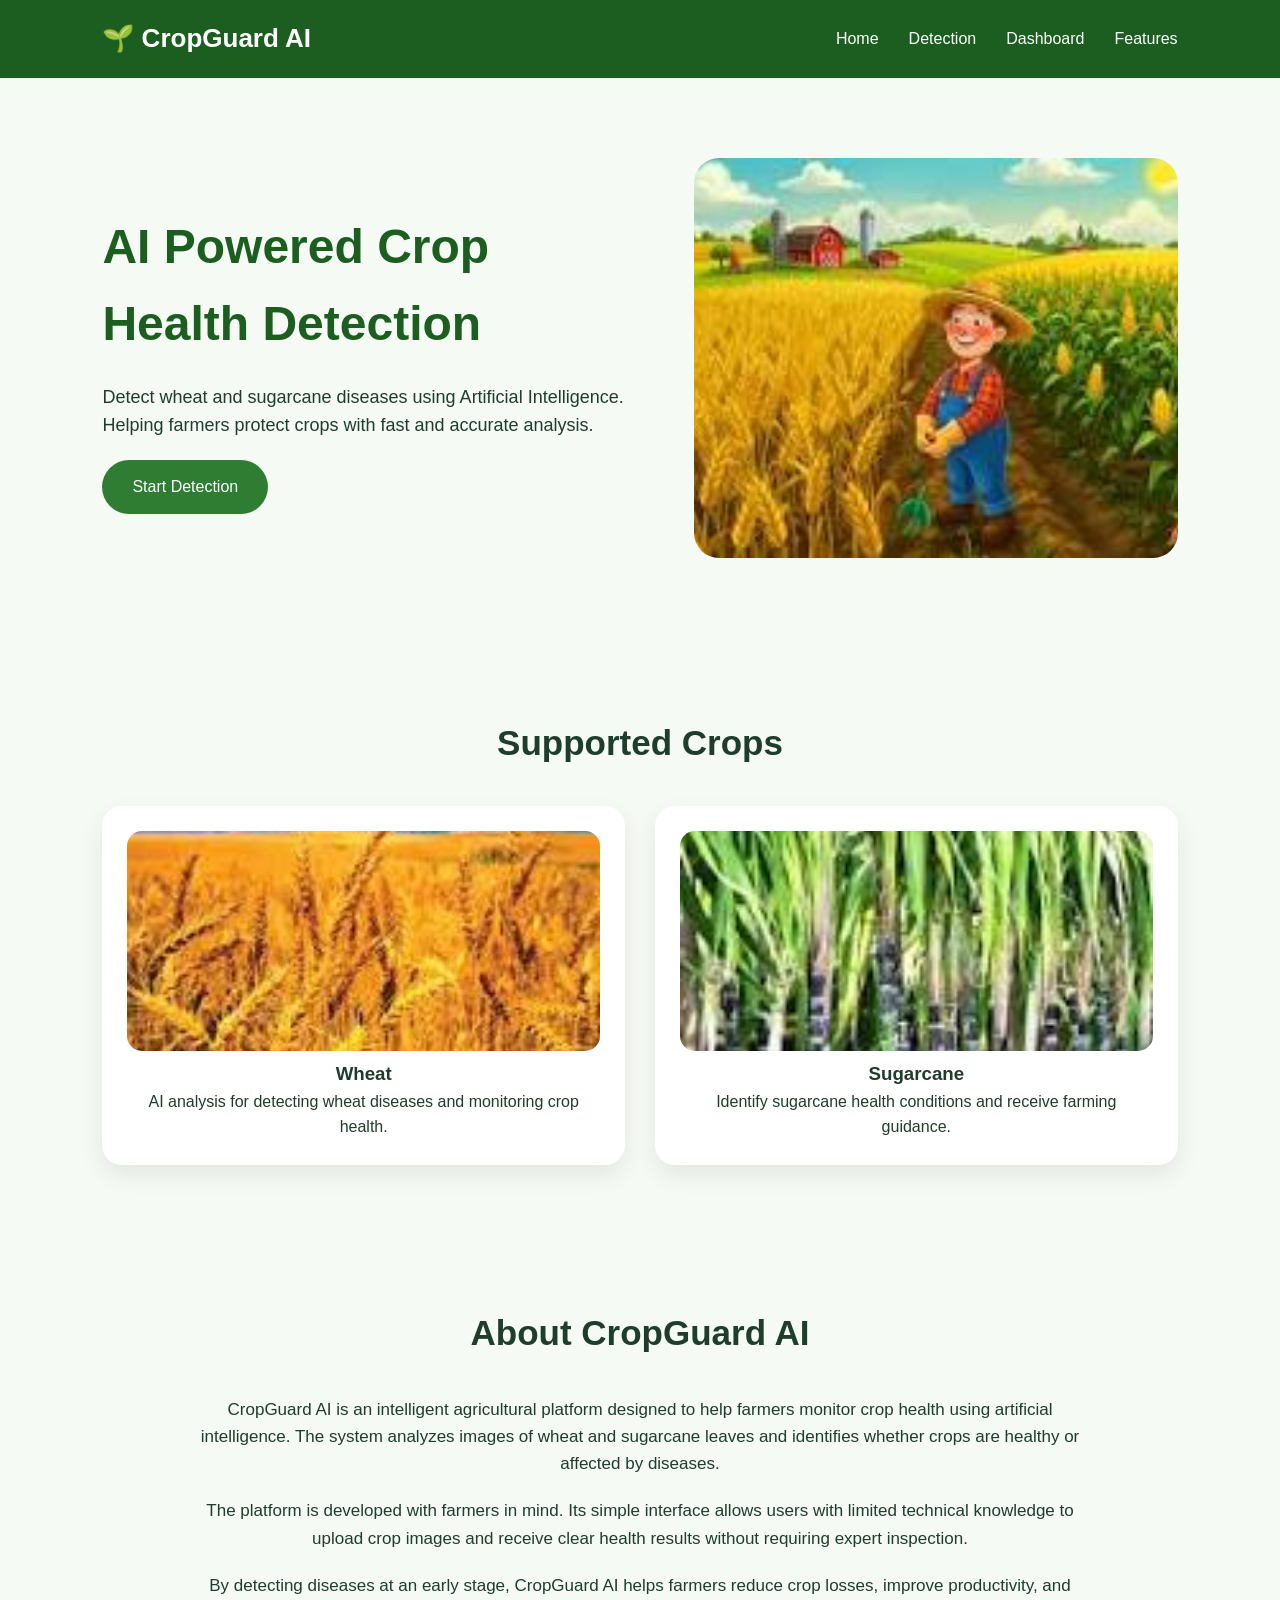
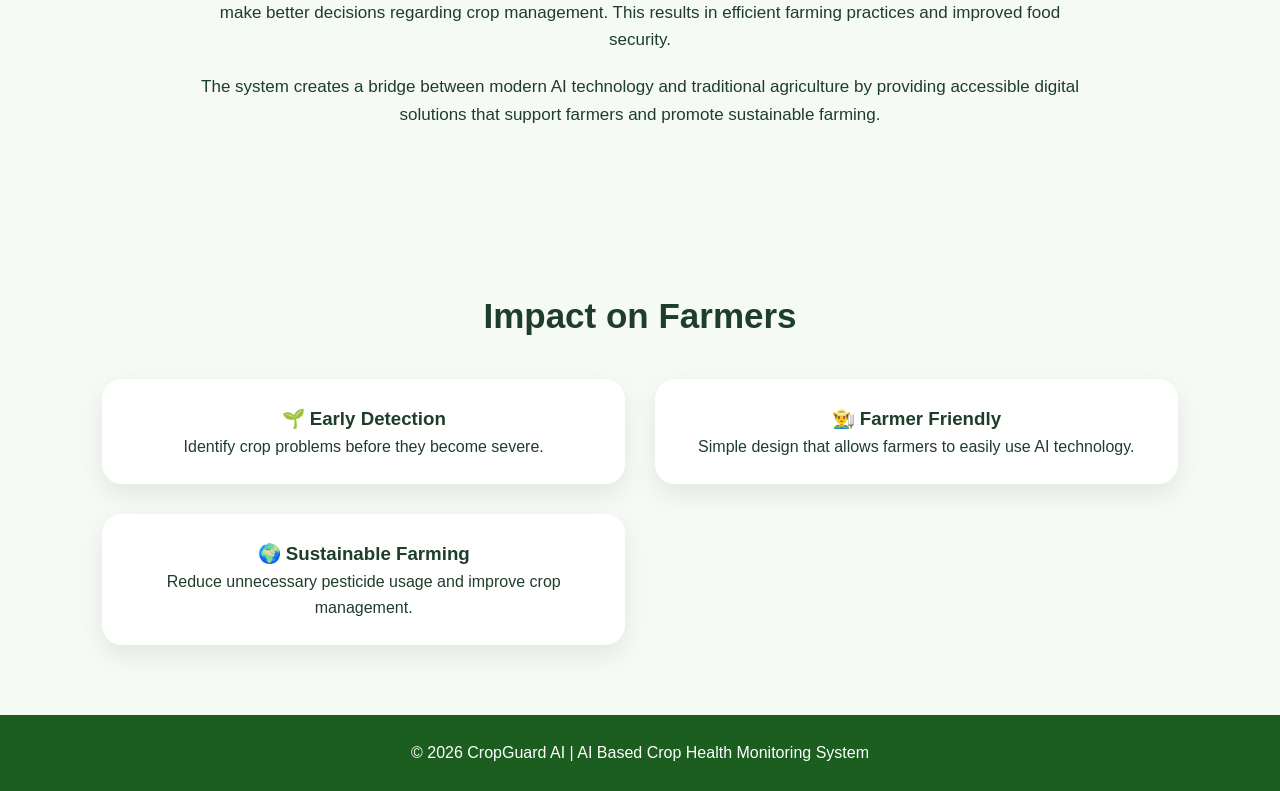
<file: Index.html>
<!DOCTYPE html>
<html lang="en">
<head>
    <meta charset="UTF-8">
    <meta name="viewport" content="width=device-width, initial-scale=1.0">
    <title>CropGuard AI | Smart Crop Health Detection</title>

    <link rel="stylesheet" href="css/style.css">
</head>

<body>

<!-- Navigation -->
<header>
    <nav class="navbar">

        <div class="logo">
            🌱 CropGuard AI
        </div>

        <ul>
            <li><a href="index.html">Home</a></li>
            <li><a href="detection.html">Detection</a></li>
            <li><a href="dashboard.html">Dashboard</a></li>
            <li><a href="features.html">Features</a></li>
        </ul>

    </nav>
</header>


<!-- Hero Section -->

<section class="hero">

    <div class="hero-content">

        <h1>
            AI Powered Crop Health Detection
        </h1>

        <p>
            Detect wheat and sugarcane diseases using Artificial Intelligence.
            Helping farmers protect crops with fast and accurate analysis.
        </p>


        <a href="detection.html" class="btn">
            Start Detection
        </a>

    </div>


    <div class="hero-image">

        <img src="assets/farmer.jpg" 
        alt="Smart Farming">

    </div>


</section>



<!-- Crop Section -->

<section class="crops">

<h2>Supported Crops</h2>


<div class="crop-container">


<div class="crop-card">

<img src="assets/wheat.jpg">

<h3>Wheat</h3>

<p>
AI analysis for detecting wheat diseases
and monitoring crop health.
</p>

</div>



<div class="crop-card">

<img src="assets/sugarcane.jpg">

<h3>Sugarcane</h3>

<p>
Identify sugarcane health conditions
and receive farming guidance.
</p>

</div>



</div>

</section>




<!-- About Section -->

<section class="about-home">


<h2>
About CropGuard AI
</h2>


<p>
CropGuard AI is an intelligent agricultural platform designed to help farmers
monitor crop health using artificial intelligence. The system analyzes images
of wheat and sugarcane leaves and identifies whether crops are healthy or
affected by diseases.
</p>


<p>
The platform is developed with farmers in mind. Its simple interface allows
users with limited technical knowledge to upload crop images and receive
clear health results without requiring expert inspection.
</p>


<p>
By detecting diseases at an early stage, CropGuard AI helps farmers reduce
crop losses, improve productivity, and make better decisions regarding crop
management. This results in efficient farming practices and improved food
security.
</p>


<p>
The system creates a bridge between modern AI technology and traditional
agriculture by providing accessible digital solutions that support farmers
and promote sustainable farming.
</p>


</section>




<!-- Impact Section -->

<section class="impact">


<h2>
Impact on Farmers
</h2>


<div class="impact-container">


<div class="impact-card">

<h3>🌱 Early Detection</h3>

<p>
Identify crop problems before they become severe.
</p>

</div>



<div class="impact-card">

<h3>👨‍🌾 Farmer Friendly</h3>

<p>
Simple design that allows farmers to easily use AI technology.
</p>

</div>



<div class="impact-card">

<h3>🌍 Sustainable Farming</h3>

<p>
Reduce unnecessary pesticide usage and improve crop management.
</p>

</div>


</div>

</section>




<!-- Footer -->

<footer>

<p>
© 2026 CropGuard AI | AI Based Crop Health Monitoring System
</p>

</footer>



<script src="js/script.js"></script>

</body>
</html>
</file>
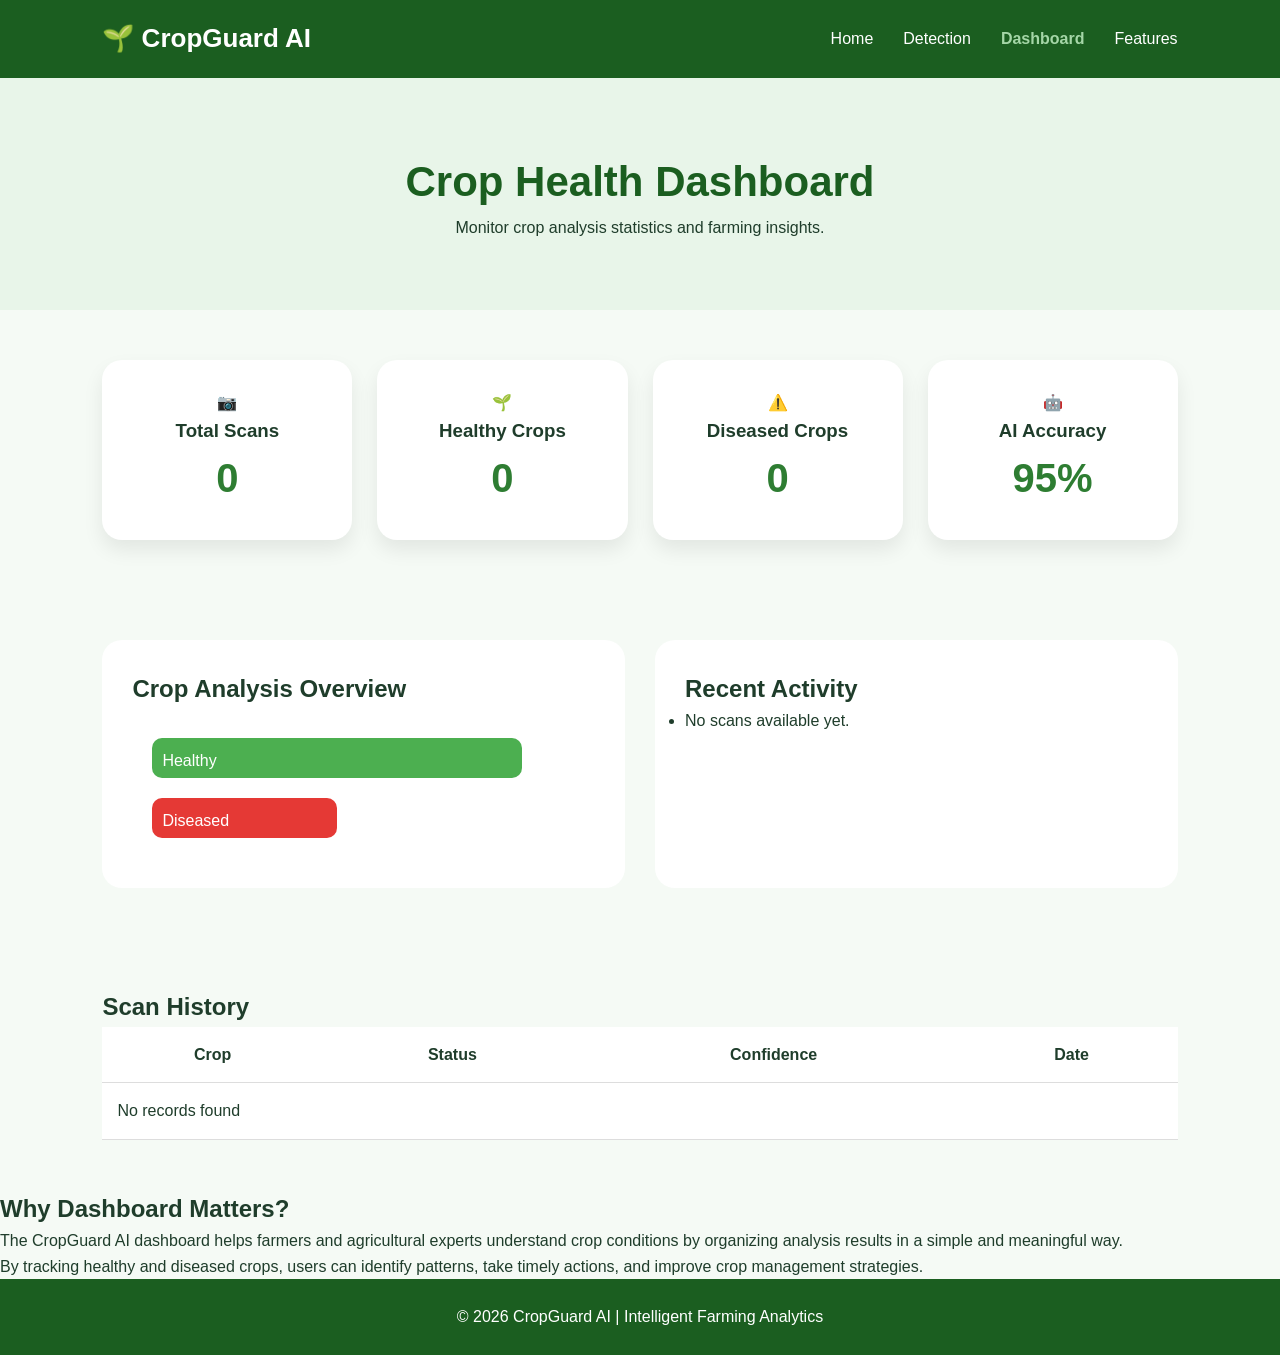
<file: dashboard.html>
<!DOCTYPE html>
<html lang="en">

<head>

<meta charset="UTF-8">
<meta name="viewport" content="width=device-width, initial-scale=1.0">

<title>Dashboard | CropGuard AI</title>

<link rel="stylesheet" href="css/style.css">

</head>


<body>


<!-- Navigation -->

<header>

<nav class="navbar">

<div class="logo">
🌱 CropGuard AI
</div>


<ul>

<li><a href="index.html">Home</a></li>

<li><a href="detection.html">Detection</a></li>

<li><a href="dashboard.html">Dashboard</a></li>

<li><a href="features.html">Features</a></li>

</ul>

</nav>

</header>





<!-- Dashboard Header -->


<section class="dashboard-header">


<h1>
Crop Health Dashboard
</h1>


<p>
Monitor crop analysis statistics and farming insights.
</p>


</section>






<!-- Statistics Cards -->


<section class="stats-container">



<div class="stat-card">

<div class="stat-icon">
📷
</div>


<h3>
Total Scans
</h3>


<h2 id="totalScans">
0
</h2>


</div>





<div class="stat-card">

<div class="stat-icon">
🌱
</div>


<h3>
Healthy Crops
</h3>


<h2 id="healthyCrops">
0
</h2>


</div>





<div class="stat-card">


<div class="stat-icon">
⚠️
</div>


<h3>
Diseased Crops
</h3>


<h2 id="diseasedCrops">
0
</h2>


</div>





<div class="stat-card">


<div class="stat-icon">
🤖
</div>


<h3>
AI Accuracy
</h3>


<h2>
95%
</h2>


</div>



</section>







<!-- Analytics Section -->


<section class="analytics">



<div class="chart-box">


<h2>
Crop Analysis Overview
</h2>


<div class="chart">


<div class="bar healthy">

<span>
Healthy
</span>

</div>



<div class="bar disease">

<span>
Diseased
</span>

</div>


</div>



</div>






<div class="activity-box">


<h2>
Recent Activity
</h2>


<ul id="activityList">


<li>
No scans available yet.
</li>


</ul>


</div>



</section>







<!-- Scan History -->


<section class="history">


<h2>
Scan History
</h2>



<table>


<thead>

<tr>

<th>
Crop
</th>


<th>
Status
</th>


<th>
Confidence
</th>


<th>
Date
</th>


</tr>

</thead>




<tbody id="historyTable">


<tr>

<td colspan="4">

No records found

</td>

</tr>


</tbody>


</table>



</section>







<!-- Dashboard Information -->


<section class="dashboard-info">


<h2>
Why Dashboard Matters?
</h2>



<p>

The CropGuard AI dashboard helps farmers and agricultural experts
understand crop conditions by organizing analysis results in a simple
and meaningful way.

</p>


<p>

By tracking healthy and diseased crops, users can identify patterns,
take timely actions, and improve crop management strategies.

</p>



</section>







<footer>

<p>
© 2026 CropGuard AI | Intelligent Farming Analytics
</p>

</footer>



<script src="js/script.js"></script>


</body>

</html>
</file>
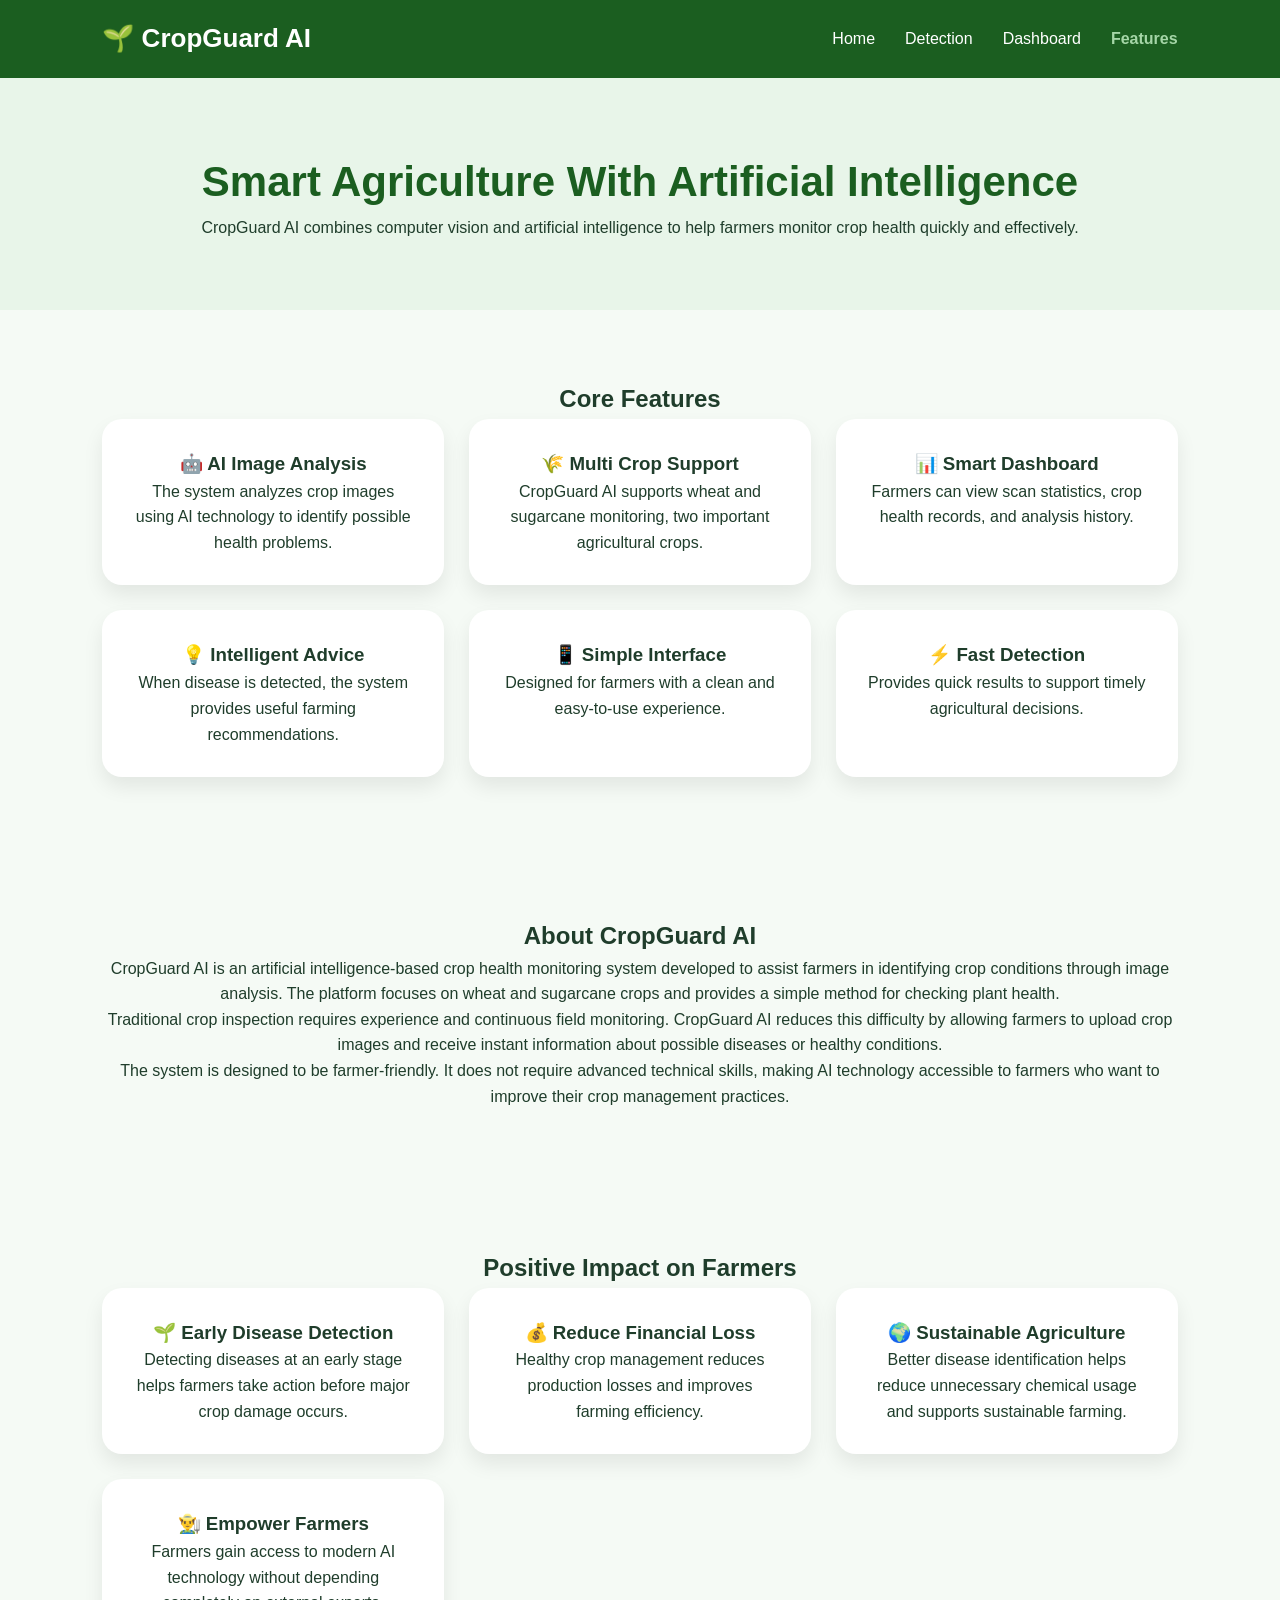
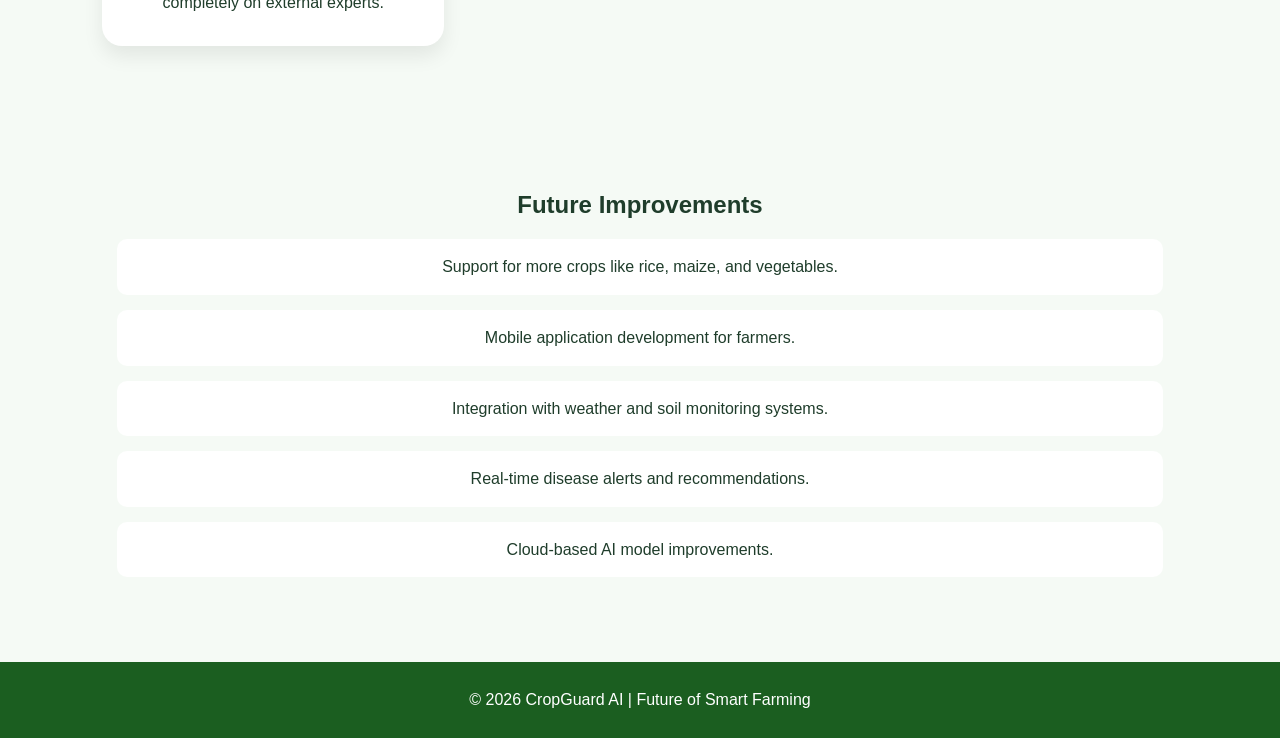
<file: features.html>
<!DOCTYPE html>
<html lang="en">

<head>

<meta charset="UTF-8">
<meta name="viewport" content="width=device-width, initial-scale=1.0">

<title>Features | CropGuard AI</title>

<link rel="stylesheet" href="css/style.css">

</head>


<body>



<!-- Navigation -->

<header>

<nav class="navbar">


<div class="logo">
🌱 CropGuard AI
</div>



<ul>

<li><a href="index.html">Home</a></li>

<li><a href="detection.html">Detection</a></li>

<li><a href="dashboard.html">Dashboard</a></li>

<li><a href="features.html">Features</a></li>

</ul>


</nav>

</header>






<!-- Features Hero -->


<section class="features-hero">


<h1>
Smart Agriculture With Artificial Intelligence
</h1>


<p>

CropGuard AI combines computer vision and artificial intelligence
to help farmers monitor crop health quickly and effectively.

</p>


</section>








<!-- Main Features -->


<section class="features-section">


<h2>
Core Features
</h2>



<div class="feature-grid">



<div class="feature-card">

<h3>
🤖 AI Image Analysis
</h3>

<p>

The system analyzes crop images using AI technology
to identify possible health problems.

</p>

</div>





<div class="feature-card">

<h3>
🌾 Multi Crop Support
</h3>


<p>

CropGuard AI supports wheat and sugarcane monitoring,
two important agricultural crops.

</p>


</div>






<div class="feature-card">

<h3>
📊 Smart Dashboard
</h3>


<p>

Farmers can view scan statistics, crop health records,
and analysis history.

</p>


</div>






<div class="feature-card">

<h3>
💡 Intelligent Advice
</h3>


<p>

When disease is detected, the system provides
useful farming recommendations.

</p>


</div>





<div class="feature-card">

<h3>
📱 Simple Interface
</h3>


<p>

Designed for farmers with a clean and easy-to-use
experience.

</p>


</div>






<div class="feature-card">

<h3>
⚡ Fast Detection
</h3>


<p>

Provides quick results to support timely agricultural
decisions.

</p>


</div>



</div>


</section>








<!-- About System -->


<section class="about-system">


<h2>
About CropGuard AI
</h2>



<p>

CropGuard AI is an artificial intelligence-based crop health
monitoring system developed to assist farmers in identifying crop
conditions through image analysis. The platform focuses on wheat
and sugarcane crops and provides a simple method for checking
plant health.

</p>



<p>

Traditional crop inspection requires experience and continuous
field monitoring. CropGuard AI reduces this difficulty by allowing
farmers to upload crop images and receive instant information
about possible diseases or healthy conditions.

</p>



<p>

The system is designed to be farmer-friendly. It does not require
advanced technical skills, making AI technology accessible to
farmers who want to improve their crop management practices.

</p>



</section>








<!-- Farmer Impact -->


<section class="farmer-impact">


<h2>
Positive Impact on Farmers
</h2>



<div class="impact-grid">



<div class="impact-box">

<h3>
🌱 Early Disease Detection
</h3>


<p>

Detecting diseases at an early stage helps farmers
take action before major crop damage occurs.

</p>


</div>





<div class="impact-box">

<h3>
💰 Reduce Financial Loss
</h3>


<p>

Healthy crop management reduces production losses
and improves farming efficiency.

</p>


</div>





<div class="impact-box">

<h3>
🌍 Sustainable Agriculture
</h3>


<p>

Better disease identification helps reduce unnecessary
chemical usage and supports sustainable farming.

</p>


</div>





<div class="impact-box">

<h3>
👨‍🌾 Empower Farmers
</h3>


<p>

Farmers gain access to modern AI technology without
depending completely on external experts.

</p>


</div>




</div>


</section>








<!-- Future Scope -->


<section class="future">


<h2>
Future Improvements
</h2>


<ul>

<li>
Support for more crops like rice, maize, and vegetables.
</li>

<li>
Mobile application development for farmers.
</li>

<li>
Integration with weather and soil monitoring systems.
</li>

<li>
Real-time disease alerts and recommendations.
</li>

<li>
Cloud-based AI model improvements.
</li>


</ul>


</section>








<footer>

<p>
© 2026 CropGuard AI | Future of Smart Farming
</p>


</footer>



<script src="js/script.js"></script>


</body>

</html>
</file>
<file: css/style.css>
/* =========================
   Global Styling
========================= */

* {
    margin: 0;
    padding: 0;
    box-sizing: border-box;
    font-family: 'Segoe UI', sans-serif;
}


body {
    background: #f5faf5;
    color: #1f3d2b;
    line-height: 1.6;
}



a {
    text-decoration: none;
    color: inherit;
}



img {
    max-width: 100%;
}



/* =========================
   Navigation Bar
========================= */


header {
    background: #1b5e20;
    position: sticky;
    top: 0;
    z-index: 100;
}



.navbar {

    display: flex;
    justify-content: space-between;
    align-items: center;

    padding: 18px 8%;

}



.logo {

    color: white;
    font-size: 26px;
    font-weight: bold;

}



.navbar ul {

    display: flex;
    list-style: none;
    gap: 30px;

}



.navbar ul li a {

    color: white;
    font-size: 16px;
    transition: .3s;

}



.navbar ul li a:hover {

    color: #a5d6a7;

}





/* =========================
   Buttons
========================= */


.btn {

    display: inline-block;
    background: #2e7d32;
    color: white;

    padding: 14px 30px;

    border-radius: 30px;

    margin-top: 20px;

    transition: .3s;

}



.btn:hover {

    background: #1b5e20;
    transform: translateY(-3px);

}





/* =========================
   Home Hero
========================= */


.hero {

    display: flex;

    justify-content: space-between;

    align-items: center;

    padding: 80px 8%;

    gap: 50px;

}



.hero-content {

    width: 50%;

}



.hero-content h1 {

    font-size: 48px;

    color: #1b5e20;

}



.hero-content p {

    margin-top: 20px;

    font-size: 18px;

}



.hero-image {

    width: 45%;

}



.hero-image img {

    border-radius: 25px;

    height: 400px;

    object-fit: cover;

}





/* =========================
 Crop Cards
========================= */


.crops,
.impact,
.about-home {

    padding: 70px 8%;

    text-align: center;

}



.crops h2,
.impact h2,
.about-home h2 {

    font-size: 35px;

    margin-bottom: 35px;

}



.crop-container,
.impact-container {

    display: grid;

    grid-template-columns: repeat(2,1fr);

    gap: 30px;

}



.crop-card,
.impact-card {


    background: white;

    padding: 25px;

    border-radius: 20px;

    box-shadow: 0 10px 25px rgba(0,0,0,.08);

    transition: .3s;

}



.crop-card:hover,
.impact-card:hover {

    transform: translateY(-8px);

}



.crop-card img {

    height: 220px;

    width:100%;

    object-fit:cover;

    border-radius:15px;

}



.about-home p {

    max-width:900px;

    margin:20px auto;

    font-size:17px;

}





/* =========================
 Detection Page
========================= */


.detection-header,
.dashboard-header,
.features-hero {


    text-align:center;

    padding:70px 8%;

    background:#e8f5e9;

}



.detection-header h1,
.dashboard-header h1,
.features-hero h1 {

    font-size:42px;

    color:#1b5e20;

}




.detection-container {


    display:grid;

    grid-template-columns:1fr 1fr;

    gap:40px;

    padding:60px 8%;


}




.upload-box,
.analysis-box {


    background:white;

    padding:35px;

    border-radius:20px;

    box-shadow:0 10px 30px rgba(0,0,0,.08);


}




.upload-area {


    display:block;

    border:3px dashed #4caf50;

    padding:50px;

    text-align:center;

    cursor:pointer;

    margin-top:20px;

}



.upload-area input {

    display:none;

}



.image-preview {

    margin-top:25px;

    border-radius:15px;

    max-height:300px;

}





select {


    width:100%;

    padding:15px;

    margin:20px 0;

    border-radius:10px;

}





.loading {

    display:none;

    margin-top:20px;

    color:#2e7d32;

}





.result-section,
.process,
.features-section,
.about-system,
.farmer-impact,
.future {


    padding:70px 8%;

    text-align:center;


}



.result-card {


    background:white;

    padding:35px;

    border-radius:20px;

    max-width:700px;

    margin:auto;

}



.advice-box {


    background:#e8f5e9;

    padding:20px;

    margin-top:20px;

    border-radius:15px;


}






/* =========================
 Dashboard
========================= */


.stats-container {


    display:grid;

    grid-template-columns:repeat(4,1fr);

    gap:25px;

    padding:50px 8%;


}



.stat-card {


    background:white;

    padding:30px;

    text-align:center;

    border-radius:20px;

    box-shadow:0 10px 20px rgba(0,0,0,.08);


}



.stat-card h2 {

    font-size:40px;

    color:#2e7d32;

}





.analytics {


    display:grid;

    grid-template-columns:1fr 1fr;

    gap:30px;

    padding:50px 8%;


}



.chart-box,
.activity-box {


    background:white;

    padding:30px;

    border-radius:20px;

}



.chart {


    margin-top:30px;

}



.bar {

    height:40px;

    margin:20px;

    padding:10px;

    border-radius:10px;

    color:white;

}



.healthy {

    background:#4caf50;

    width:80%;

}



.disease {

    background:#e53935;

    width:40%;

}





.history {


    padding:50px 8%;

}



table {


    width:100%;

    background:white;

    border-collapse:collapse;

}



th,
td {

    padding:15px;

    border-bottom:1px solid #ddd;

}





/* =========================
 Features Page
========================= */


.feature-grid,
.impact-grid {


    display:grid;

    grid-template-columns:repeat(3,1fr);

    gap:25px;


}



.feature-card,
.impact-box {


    background:white;

    padding:30px;

    border-radius:20px;

    box-shadow:0 10px 20px rgba(0,0,0,.08);


}





.future ul {


    list-style:none;

}



.future li {


    background:white;

    margin:15px;

    padding:15px;

    border-radius:10px;


}





/* =========================
 Footer
========================= */


footer {


    background:#1b5e20;

    color:white;

    text-align:center;

    padding:25px;


}






/* =========================
 Responsive Design
========================= */


@media(max-width:900px){


.navbar,
.hero {

    flex-direction:column;

}


.navbar ul {

    flex-direction:column;

}


.hero-content,
.hero-image {

    width:100%;

}



.detection-container,
.analytics {

    grid-template-columns:1fr;

}



.stats-container {

    grid-template-columns:1fr 1fr;

}



.feature-grid,
.impact-grid,
.crop-container,
.impact-container {

    grid-template-columns:1fr;

}



}



@media(max-width:500px){


.stats-container {

    grid-template-columns:1fr;

}



.hero-content h1 {

    font-size:35px;

}


}
</file>
